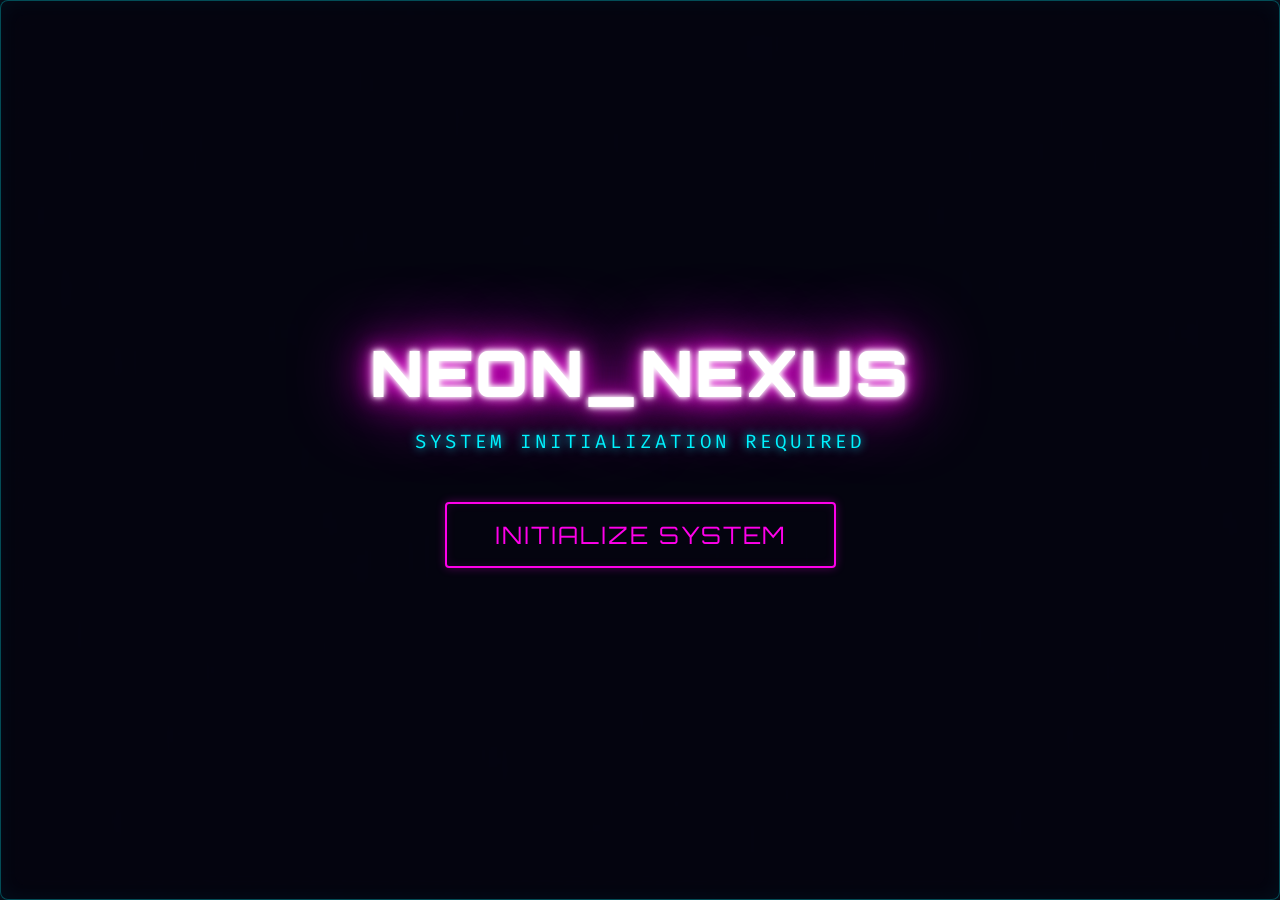
<file: Lesson 3 Puzzle/index.html>
<!DOCTYPE html>
<html lang="en">
<head>
    <meta charset="UTF-8">
    <meta name="viewport" content="width=device-width, initial-scale=1.0">
    <title>NEON NEXUS // Terminal</title>
    <meta name="description" content="Cyberpunk command-line game interface">
    <link rel="preconnect" href="https://fonts.googleapis.com">
    <link rel="preconnect" href="https://fonts.gstatic.com" crossorigin>
    <link href="https://fonts.googleapis.com/css2?family=Fira+Code:wght@300;400;500;700&family=Orbitron:wght@400;700;900&display=swap" rel="stylesheet">
    <link rel="stylesheet" href="style.css">
</head>
<body>
    <div class="scanlines"></div>
    <div class="noise"></div>
    
    <!-- Main Menu Overlay -->
    <div id="main-menu" class="overlay glass-panel">
        <h1 class="game-title glow-text mega-title">NEON_NEXUS</h1>
        <p class="subtitle">System Initialization Required</p>
        <button id="start-game-btn" class="btn-neon">INITIALIZE SYSTEM</button>
    </div>

    <div class="app-container" id="app-container" style="display: none;">
        <header class="game-header glass-panel">
            <h1 class="game-title glow-text">NEON_NEXUS</h1>
            <div class="player-stats">
                <div class="stat">
                    <span class="stat-label">HP</span>
                    <div class="stat-bar"><div class="stat-fill hp-fill" style="width: 85%;"></div></div>
                    <span class="stat-val">85/100</span>
                </div>
                <div class="stat">
                    <span class="stat-label">RAM</span>
                    <div class="stat-bar"><div class="stat-fill ram-fill" style="width: 40%;"></div></div>
                    <span class="stat-val">4TB</span>
                </div>
                <div class="stat">
                    <span class="stat-label">CREDITS</span>
                    <span class="stat-val credits-val">¤ 12,050</span>
                </div>
            </div>
        </header>

        <main class="main-content">
            <section class="terminal-section glass-panel">
                <div class="terminal-display" id="terminal-display">
                    <div class="message system">SYSTEM: Connection established to Sector 7G.</div>
                    <div class="message system">SYSTEM: Initializing environment scan...</div>
                    <div class="message puzzle">
                        <span class="puzzle-title">[ PUZZLE DETECTED ]</span>
                        <p>A rusted security gate blocks your path. A keypad requires a 4-digit sequence.</p>
                        <p>Hint: The year the first synthetic was created.</p>
                    </div>
                </div>
                
                <div class="command-line-wrapper">
                    <span class="prompt">root@nexus:~#</span>
                    <input type="text" id="command-input" class="command-input" placeholder="Type command (e.g., scan, inspect, solve)..." autocomplete="off" spellcheck="false" autofocus>
                </div>
                
                <div id="puzzle-options" class="options-container" style="display: none;">
                    <!-- Buttons injected here -->
                </div>
            </section>

            <aside class="inventory-panel glass-panel">
                <h2 class="inventory-title">INVENTORY</h2>
                <ul class="inventory-list" id="inventory-list">
                    <li class="inventory-item">
                        <div class="item-icon">🔑</div>
                        <span class="item-label">Access Card</span>
                    </li>
                    <li class="inventory-item">
                        <div class="item-icon">🔋</div>
                        <span class="item-label">Energy Cell</span>
                    </li>
                    <li class="inventory-item">
                        <div class="item-icon">💾</div>
                        <span class="item-label">Encrypted Data</span>
                    </li>
                </ul>
            </aside>
        </main>
    </div>
    
    <script src="script.js"></script>
</body>
</html>
</file>
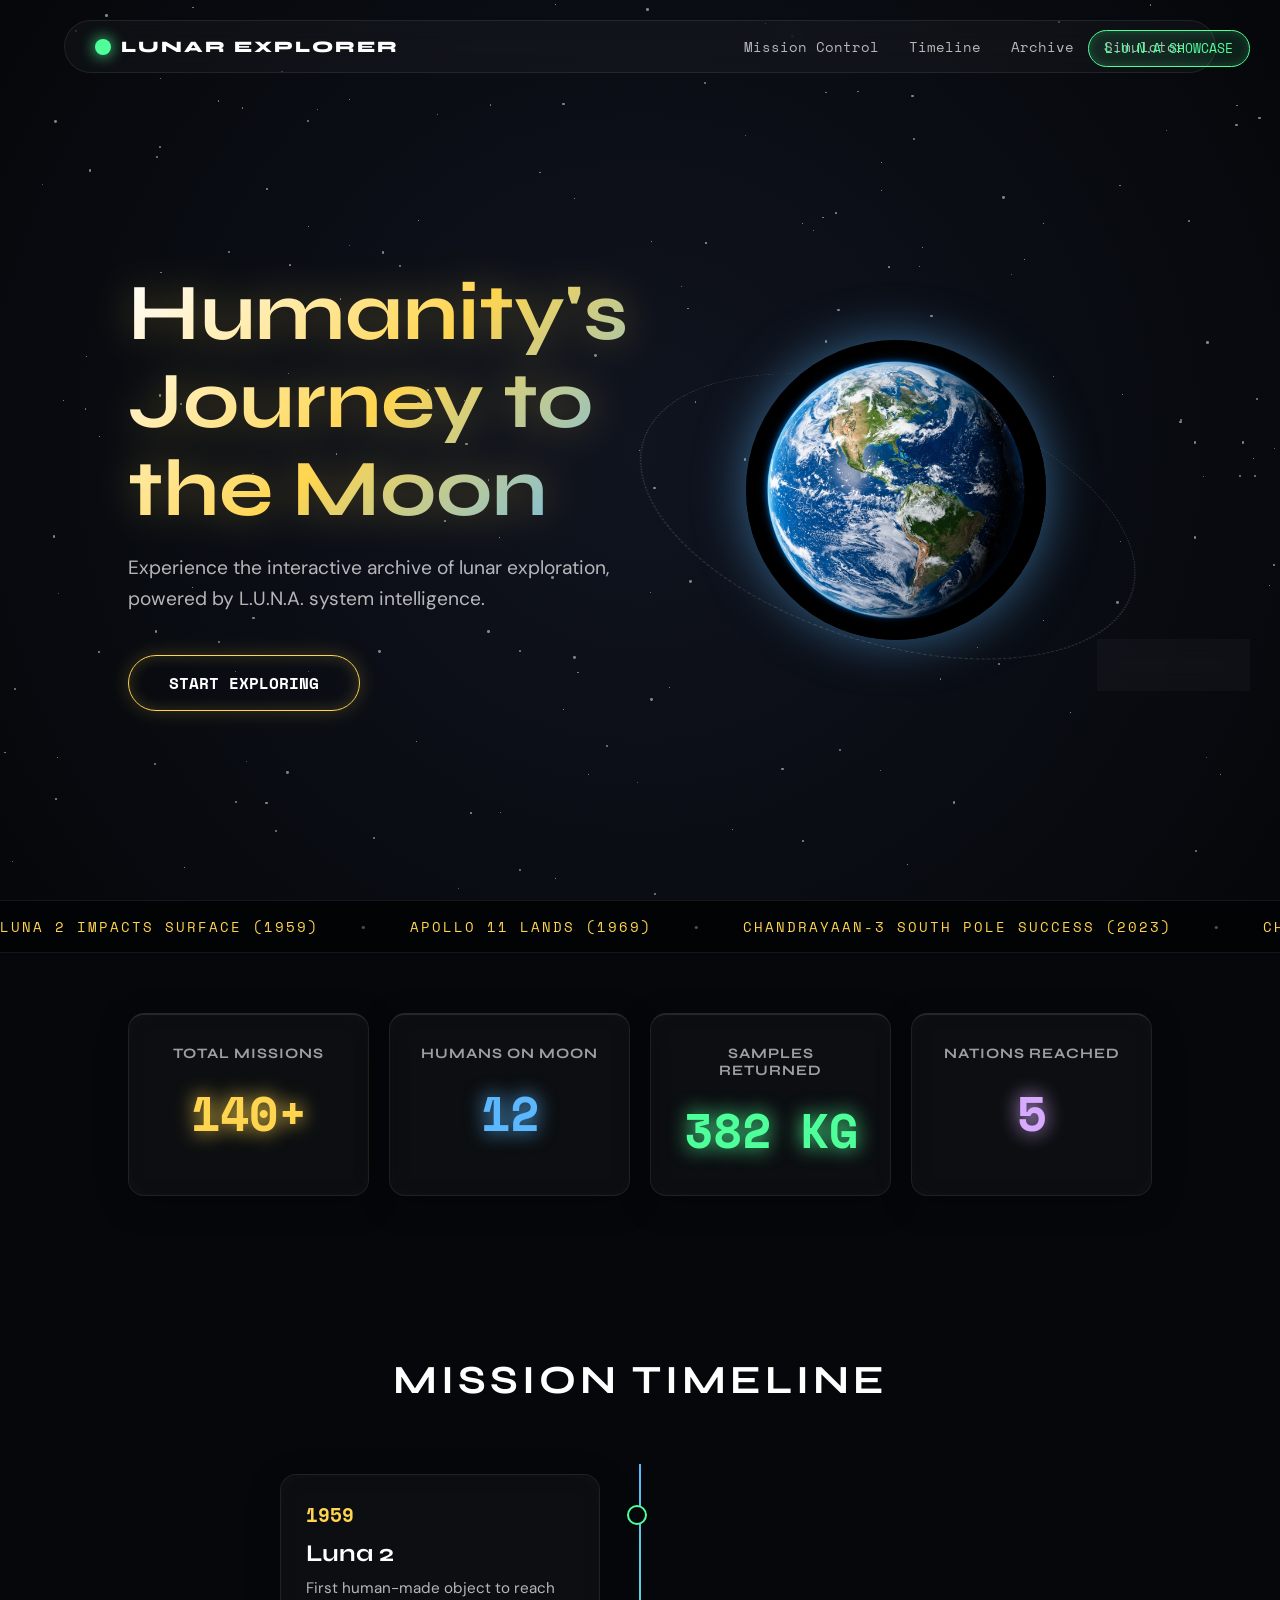
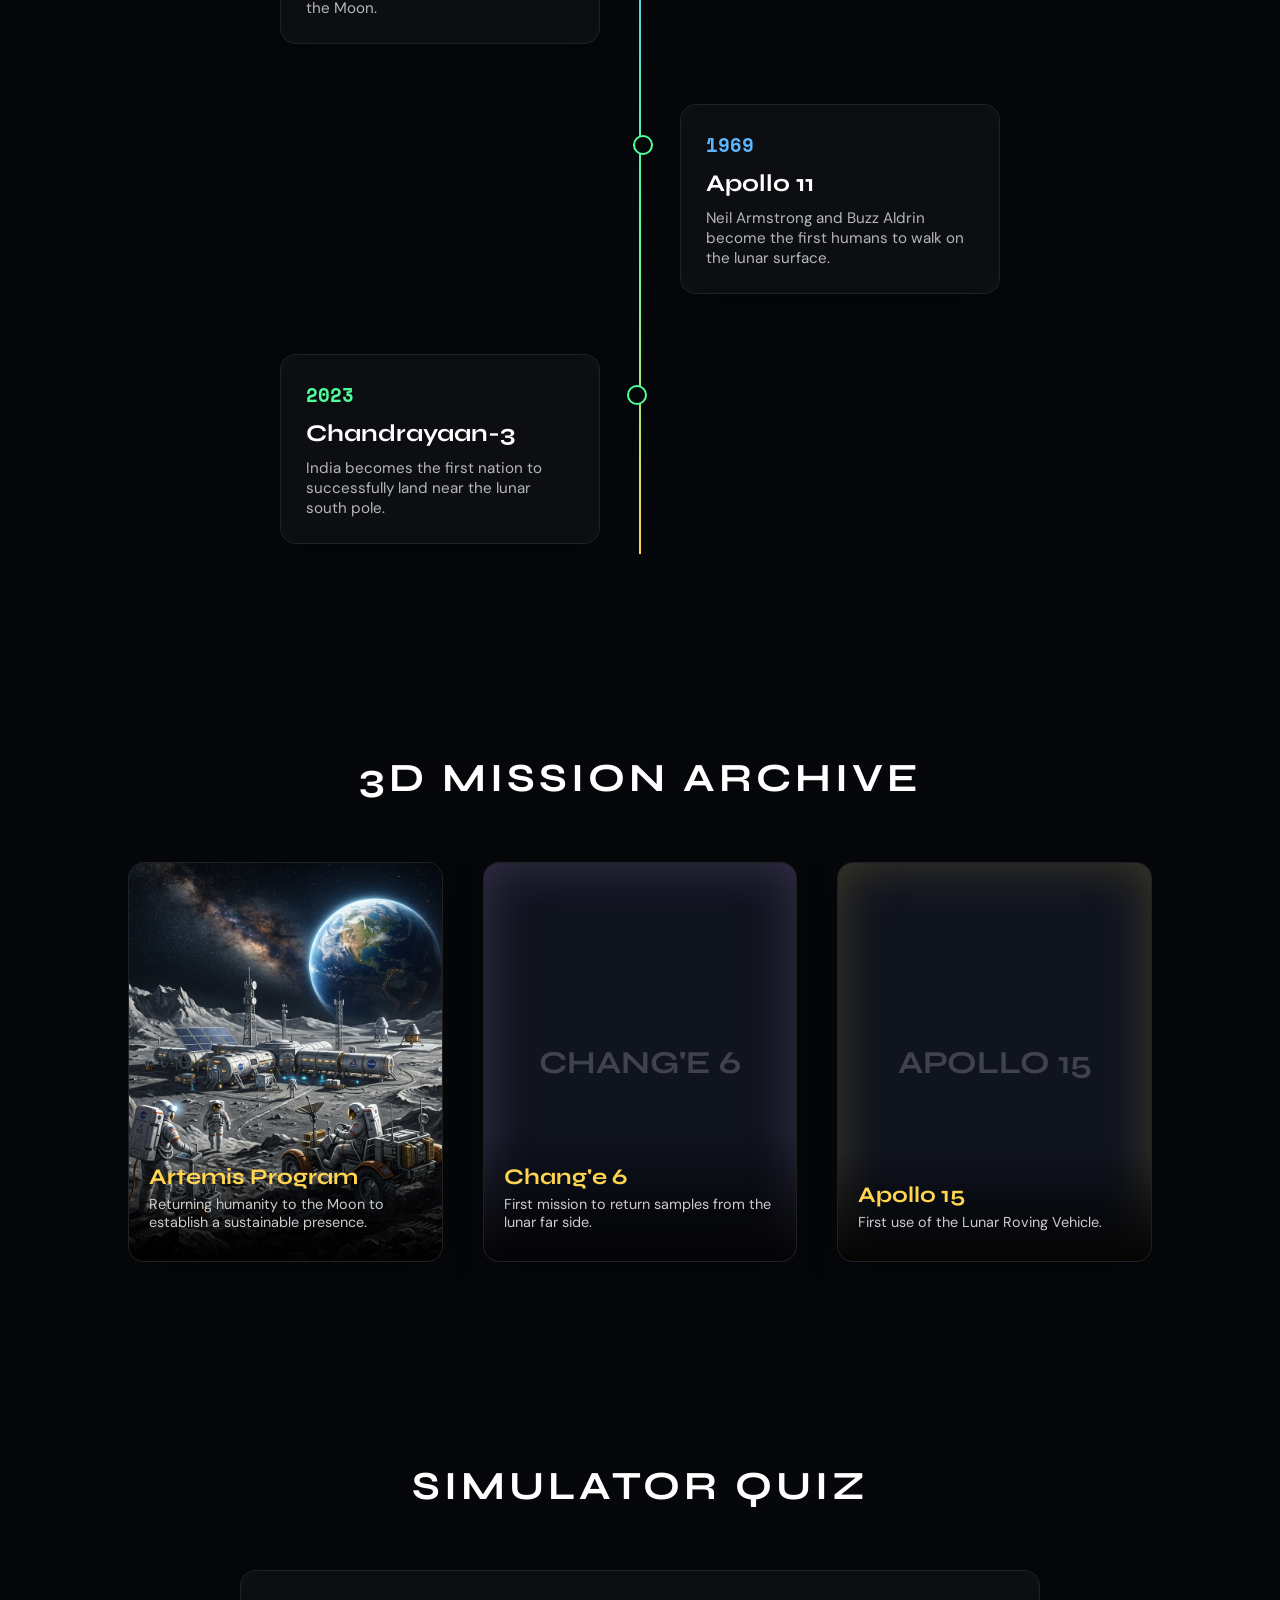
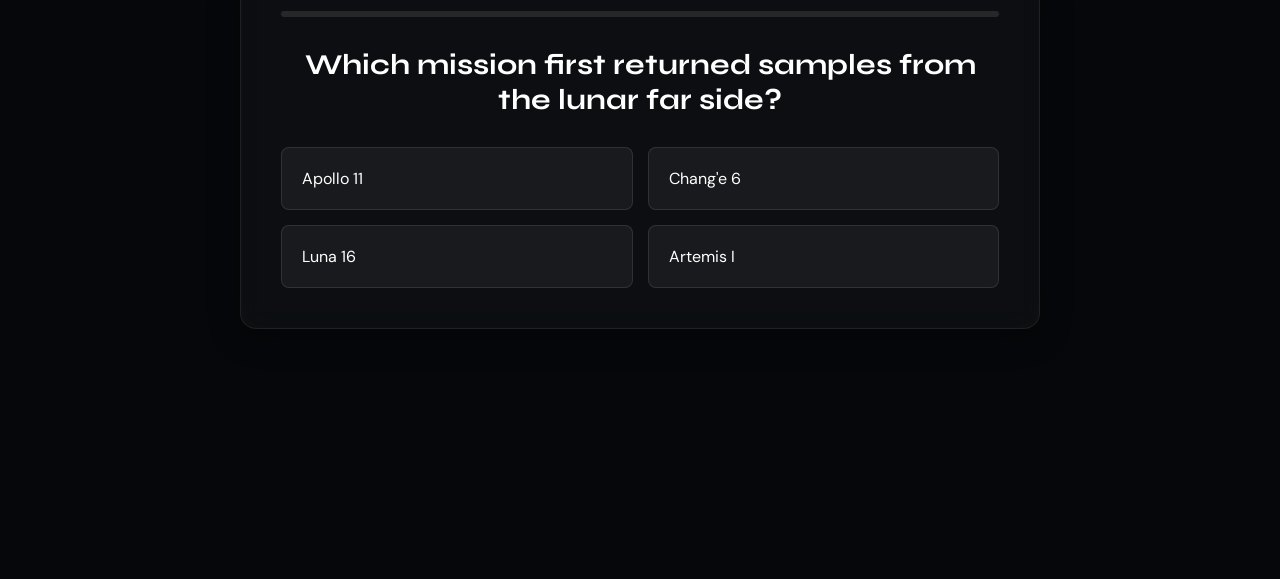
<file: Lesson 4 LUNA/Lunar Explorer/index.html>
<!DOCTYPE html>
<html lang="en">
<head>
    <meta charset="UTF-8">
    <meta name="viewport" content="width=device-width, initial-scale=1.0">
    <title>Lunar Explorer - Museum Exhibit</title>
    <link rel="preconnect" href="https://fonts.googleapis.com">
    <link rel="preconnect" href="https://fonts.gstatic.com" crossorigin>
    <link href="https://fonts.googleapis.com/css2?family=DM+Sans:wght@400;500;700&family=Space+Mono:ital,wght@0,400;0,700;1,400&family=Syne:wght@700;800&display=swap" rel="stylesheet">
    <link rel="stylesheet" href="style.css">
</head>
<body>
    <div id="starfield"></div>

    <nav class="glass-nav">
        <div class="logo">
            <div class="moon-pulse"></div>
            <span>LUNAR EXPLORER</span>
        </div>
        <ul class="nav-links">
            <li><a href="#hero">Mission Control</a></li>
            <li><a href="#timeline">Timeline</a></li>
            <li><a href="#archive">Archive</a></li>
            <li><a href="#quiz">Simulator</a></li>
        </ul>
    </nav>

    <div class="luna-badge group">
        <span>L.U.N.A SHOWCASE</span>
        <div class="badge-hover">
            <p>SYSTEM STATUS: <span class="teal">ONLINE</span></p>
            <p>VERSION: 2.4.1</p>
            <p>UPTIME: 99.99%</p>
        </div>
    </div>

    <header id="hero">
        <div class="hero-content">
            <h1 class="hologram-text">Humanity's Journey to the Moon</h1>
            <p class="subtitle">Experience the interactive archive of lunar exploration, powered by L.U.N.A. system intelligence.</p>
            <a href="#timeline" class="btn-glow">START EXPLORING</a>
        </div>
        <div class="hero-visual">
            <div class="earth-moon-system">
                <img src="earth.png" alt="Earth" class="earth">
                <div class="orbit-plane">
                    <div class="moon-sphere"></div>
                </div>
            </div>
        </div>
    </header>

    <div class="ticker-wrap">
        <div class="ticker">
            <div class="ticker-item">LUNA 2 IMPACTS SURFACE (1959)</div>
            <div class="ticker-item separator">•</div>
            <div class="ticker-item">APOLLO 11 LANDS (1969)</div>
            <div class="ticker-item separator">•</div>
            <div class="ticker-item">CHANDRAYAAN-3 SOUTH POLE SUCCESS (2023)</div>
            <div class="ticker-item separator">•</div>
            <div class="ticker-item">CHANG'E 6 RETURNS FAR-SIDE SAMPLES (2024)</div>
            <div class="ticker-item separator">•</div>
            <div class="ticker-item">ARTEMIS MISSIONS PREPARING FOR LAUNCH</div>
        </div>
    </div>

    <section id="stats" class="stats-grid">
        <div class="stat-card glass-panel">
            <h3 class="stat-label">TOTAL MISSIONS</h3>
            <div class="stat-value gold">140+</div>
        </div>
        <div class="stat-card glass-panel">
            <h3 class="stat-label">HUMANS ON MOON</h3>
            <div class="stat-value blue">12</div>
        </div>
        <div class="stat-card glass-panel">
            <h3 class="stat-label">SAMPLES RETURNED</h3>
            <div class="stat-value teal">382 KG</div>
        </div>
        <div class="stat-card glass-panel">
            <h3 class="stat-label">NATIONS REACHED</h3>
            <div class="stat-value lilac">5</div>
        </div>
    </section>

    <section id="timeline">
        <h2 class="section-title">MISSION TIMELINE</h2>
        <div class="timeline-container">
            <div class="timeline-node left">
                <div class="node-content glass-panel">
                    <span class="year gold">1959</span>
                    <h4>Luna 2</h4>
                    <p>First human-made object to reach the Moon.</p>
                </div>
            </div>
            <div class="timeline-node right">
                <div class="node-content glass-panel">
                    <span class="year blue">1969</span>
                    <h4>Apollo 11</h4>
                    <p>Neil Armstrong and Buzz Aldrin become the first humans to walk on the lunar surface.</p>
                </div>
            </div>
            <div class="timeline-node left">
                <div class="node-content glass-panel">
                    <span class="year teal">2023</span>
                    <h4>Chandrayaan-3</h4>
                    <p>India becomes the first nation to successfully land near the lunar south pole.</p>
                </div>
            </div>
        </div>
    </section>

    <section id="archive">
        <h2 class="section-title">3D MISSION ARCHIVE</h2>
        <div class="archive-grid">
            <div class="archive-card glass-panel" data-tilt>
                <img src="artemis.png" alt="Artemis Mission" class="card-img">
                <div class="card-info">
                    <h4>Artemis Program</h4>
                    <p>Returning humanity to the Moon to establish a sustainable presence.</p>
                </div>
            </div>
            <div class="archive-card glass-panel" data-tilt>
                <div class="card-placeholder lilac-glow">CHANG'E 6</div>
                <div class="card-info">
                    <h4>Chang'e 6</h4>
                    <p>First mission to return samples from the lunar far side.</p>
                </div>
            </div>
            <div class="archive-card glass-panel" data-tilt>
                <div class="card-placeholder gold-glow">APOLLO 15</div>
                <div class="card-info">
                    <h4>Apollo 15</h4>
                    <p>First use of the Lunar Roving Vehicle.</p>
                </div>
            </div>
        </div>
    </section>

    <section id="quiz">
        <h2 class="section-title">SIMULATOR QUIZ</h2>
        <div class="quiz-container glass-panel">
            <div class="progress-bar">
                <div class="progress-fill"></div>
            </div>
            <div class="quiz-content">
                <h3 id="question-text">Initializing Simulator...</h3>
                <div class="options-grid" id="options-container">
                    <!-- Options populated by JS -->
                </div>
            </div>
            <div id="confetti-container"></div>
        </div>
    </section>

    <div id="luna-assistant-widget">
        <button id="luna-btn" class="glass-panel">
            <span class="pulse-dot"></span>
            🎙️ L.U.N.A
        </button>
        <div id="luna-terminal" class="glass-panel hidden">
            <div class="terminal-header">
                <span class="pulse-dot"></span>
                Lunar Universal Navigation Assistant
            </div>
            <div class="terminal-body" id="luna-output">
                System ready. Click the microphone to ask a question about the Moon.
            </div>
        </div>
    </div>

    <script src="main.js"></script>
</body>
</html>
</file>
<file: Lesson 3 Puzzle/style.css>
:root {
    --bg-color: #050510;
    --neon-blue: #00f3ff;
    --neon-pink: #ff00ea;
    --neon-green: #39ff14;
    --neon-yellow: #fcee0a;
    --glass-bg: rgba(10, 15, 30, 0.7);
    --glass-border: rgba(0, 243, 255, 0.3);
    
    --font-heading: 'Orbitron', sans-serif;
    --font-mono: 'Fira Code', monospace;
}

* {
    margin: 0;
    padding: 0;
    box-sizing: border-box;
}

body {
    background-color: var(--bg-color);
    color: var(--neon-blue);
    font-family: var(--font-mono);
    height: 100vh;
    overflow: hidden;
    position: relative;
}

/* Background Effects */
.scanlines {
    position: fixed;
    top: 0; left: 0; width: 100vw; height: 100vh;
    background: linear-gradient(
        to bottom,
        rgba(255,255,255,0),
        rgba(255,255,255,0) 50%,
        rgba(0,0,0,0.2) 50%,
        rgba(0,0,0,0.2)
    );
    background-size: 100% 4px;
    pointer-events: none;
    z-index: 50;
    opacity: 0.6;
}

.noise {
    position: fixed;
    top: 0; left: 0; width: 100vw; height: 100vh;
    background-image: url('data:image/svg+xml,%3Csvg viewBox="0 0 200 200" xmlns="http://www.w3.org/2000/svg"%3E%3Cfilter id="noiseFilter"%3E%3CfeTurbulence type="fractalNoise" baseFrequency="0.65" numOctaves="3" stitchTiles="stitch"/%3E%3C/filter%3E%3Crect width="100%25" height="100%25" filter="url(%23noiseFilter)"/%3E%3C/svg%3E');
    opacity: 0.05;
    pointer-events: none;
    z-index: 49;
}

.app-container {
    display: flex;
    flex-direction: column;
    height: 100vh;
    padding: 2rem;
    gap: 1.5rem;
    position: relative;
    z-index: 10;
}

/* Glassmorphism Panels */
.glass-panel {
    background: var(--glass-bg);
    backdrop-filter: blur(10px);
    border: 1px solid var(--glass-border);
    border-radius: 8px;
    box-shadow: 0 0 20px rgba(0, 243, 255, 0.1), inset 0 0 20px rgba(0, 243, 255, 0.05);
}

/* Header */
.game-header {
    display: flex;
    justify-content: space-between;
    align-items: center;
    padding: 1rem 2rem;
}

.game-title {
    font-family: var(--font-heading);
    font-size: 2.5rem;
    font-weight: 900;
    letter-spacing: 2px;
    color: #fff;
    text-shadow: 
        0 0 5px #fff,
        0 0 10px #fff,
        0 0 20px var(--neon-pink),
        0 0 40px var(--neon-pink),
        0 0 80px var(--neon-pink);
    animation: pulsate 2s infinite alternate;
}

@keyframes pulsate {
    100% {
        text-shadow: 
            0 0 4px #fff,
            0 0 11px #fff,
            0 0 19px var(--neon-pink),
            0 0 40px var(--neon-pink),
            0 0 80px var(--neon-pink),
            0 0 90px var(--neon-pink);
    }
    0% {
        text-shadow: 
            0 0 2px #fff,
            0 0 4px #fff,
            0 0 6px var(--neon-pink),
            0 0 10px var(--neon-pink),
            0 0 45px var(--neon-pink),
            0 0 55px var(--neon-pink);
    }
}

/* Stats */
.player-stats {
    display: flex;
    gap: 2rem;
}

.stat {
    display: flex;
    flex-direction: column;
    gap: 0.3rem;
}

.stat-label {
    font-size: 0.8rem;
    color: rgba(255, 255, 255, 0.7);
    text-transform: uppercase;
    letter-spacing: 1px;
}

.stat-bar {
    width: 120px;
    height: 8px;
    background: rgba(255, 255, 255, 0.1);
    border-radius: 4px;
    overflow: hidden;
    position: relative;
    border: 1px solid rgba(255, 255, 255, 0.2);
}

.stat-fill {
    height: 100%;
    box-shadow: 0 0 10px currentColor;
}

.hp-fill { background-color: var(--neon-green); color: var(--neon-green); }
.ram-fill { background-color: var(--neon-blue); color: var(--neon-blue); }

.stat-val {
    font-size: 0.9rem;
    font-weight: 500;
}

.credits-val {
    color: var(--neon-yellow);
    font-family: var(--font-heading);
    font-size: 1.2rem;
    text-shadow: 0 0 10px var(--neon-yellow);
}

/* Main Content Area */
.main-content {
    display: flex;
    gap: 1.5rem;
    flex: 1;
    min-height: 0;
}

/* Terminal Section */
.terminal-section {
    flex: 1;
    display: flex;
    flex-direction: column;
    padding: 1.5rem;
    position: relative;
    overflow: hidden;
}

.terminal-section::before {
    content: '';
    position: absolute;
    top: 0; left: 0; right: 0; height: 2px;
    background: var(--neon-blue);
    box-shadow: 0 0 15px var(--neon-blue);
}

.terminal-display {
    flex: 1;
    overflow-y: auto;
    display: flex;
    flex-direction: column;
    gap: 1rem;
    margin-bottom: 1.5rem;
    padding-right: 1rem;
}

/* Scrollbar customization */
.terminal-display::-webkit-scrollbar {
    width: 8px;
}
.terminal-display::-webkit-scrollbar-track {
    background: rgba(0,0,0,0.3);
    border-radius: 4px;
}
.terminal-display::-webkit-scrollbar-thumb {
    background: var(--neon-blue);
    border-radius: 4px;
    box-shadow: 0 0 10px var(--neon-blue);
}

.message {
    padding: 1rem;
    border-left: 3px solid;
    background: rgba(0, 0, 0, 0.3);
    font-size: 1.1rem;
    line-height: 1.5;
    animation: slideIn 0.3s ease-out forwards;
    opacity: 0;
    transform: translateX(-20px);
}

@keyframes slideIn {
    to { opacity: 1; transform: translateX(0); }
}

.message.system {
    border-color: var(--neon-blue);
    color: #e0fbfc;
}

.message.puzzle {
    border-color: var(--neon-pink);
    color: #fff;
    background: rgba(255, 0, 234, 0.05);
}

.puzzle-title {
    display: block;
    color: var(--neon-pink);
    font-weight: 700;
    margin-bottom: 0.5rem;
    text-shadow: 0 0 5px var(--neon-pink);
}

.message.player {
    border-color: var(--neon-green);
    color: var(--neon-green);
    align-self: flex-end;
    border-left: none;
    border-right: 3px solid var(--neon-green);
    background: rgba(57, 255, 20, 0.05);
    text-align: right;
}

.message.error {
    border-color: #ff3333;
    color: #ff3333;
}

/* Command Line */
.command-line-wrapper {
    display: flex;
    align-items: center;
    gap: 1rem;
    padding: 1rem;
    background: rgba(0, 0, 0, 0.5);
    border-radius: 4px;
    border: 1px solid rgba(0, 243, 255, 0.2);
}

.prompt {
    color: var(--neon-pink);
    font-weight: 700;
    text-shadow: 0 0 5px var(--neon-pink);
}

.command-input {
    flex: 1;
    background: transparent;
    border: none;
    color: var(--neon-blue);
    font-family: var(--font-mono);
    font-size: 1.1rem;
    outline: none;
    text-shadow: 0 0 5px rgba(0, 243, 255, 0.5);
}

.command-input::placeholder {
    color: rgba(0, 243, 255, 0.3);
}

/* Inventory Panel */
.inventory-panel {
    width: 300px;
    padding: 1.5rem;
    display: flex;
    flex-direction: column;
}

.inventory-title {
    font-family: var(--font-heading);
    color: var(--neon-yellow);
    font-size: 1.2rem;
    text-align: center;
    margin-bottom: 1.5rem;
    letter-spacing: 2px;
    text-shadow: 0 0 10px rgba(252, 238, 10, 0.5);
    border-bottom: 1px solid rgba(252, 238, 10, 0.3);
    padding-bottom: 0.5rem;
}

.inventory-list {
    list-style: none;
    display: flex;
    flex-direction: column;
    gap: 1rem;
}

.inventory-item {
    display: flex;
    align-items: center;
    gap: 1rem;
    padding: 0.8rem;
    background: rgba(0, 0, 0, 0.4);
    border: 1px solid rgba(255, 255, 255, 0.1);
    border-radius: 4px;
    transition: all 0.3s ease;
    cursor: pointer;
}

.inventory-item:hover {
    border-color: var(--neon-blue);
    box-shadow: 0 0 15px rgba(0, 243, 255, 0.2);
    transform: translateX(-5px);
}

.item-icon {
    font-size: 1.5rem;
    width: 40px;
    height: 40px;
    display: flex;
    justify-content: center;
    align-items: center;
    background: rgba(255, 255, 255, 0.05);
    border-radius: 4px;
    box-shadow: inset 0 0 10px rgba(0, 0, 0, 0.5);
}

.item-label {
    color: #fff;
    font-size: 0.9rem;
    letter-spacing: 1px;
}

/* Blinking cursor effect on input focus */
.command-input:focus {
    animation: input-pulse 2s infinite;
}

@keyframes input-pulse {
    0%, 100% { text-shadow: 0 0 5px rgba(0, 243, 255, 0.5); }
    50% { text-shadow: 0 0 15px var(--neon-blue); }
}

/* Main Menu Overlay */
.overlay {
    position: fixed;
    top: 0; left: 0; right: 0; bottom: 0;
    z-index: 100;
    display: flex;
    flex-direction: column;
    justify-content: center;
    align-items: center;
    background: rgba(5, 5, 16, 0.95);
    backdrop-filter: blur(15px);
    transition: opacity 0.5s ease;
}

.mega-title {
    font-size: 4rem;
    margin-bottom: 1rem;
}

.subtitle {
    color: var(--neon-blue);
    font-size: 1.2rem;
    margin-bottom: 3rem;
    letter-spacing: 3px;
    text-transform: uppercase;
    text-shadow: 0 0 10px var(--neon-blue);
}

.btn-neon {
    background: transparent;
    border: 2px solid var(--neon-pink);
    color: var(--neon-pink);
    font-family: var(--font-heading);
    font-size: 1.5rem;
    padding: 1rem 3rem;
    cursor: pointer;
    border-radius: 4px;
    text-transform: uppercase;
    letter-spacing: 2px;
    transition: all 0.3s ease;
    box-shadow: 0 0 10px rgba(255, 0, 234, 0.3), inset 0 0 10px rgba(255, 0, 234, 0.1);
}

.btn-neon:hover {
    background: rgba(255, 0, 234, 0.2);
    box-shadow: 0 0 20px var(--neon-pink), inset 0 0 20px rgba(255, 0, 234, 0.4);
    text-shadow: 0 0 10px #fff;
    transform: scale(1.05);
}

/* Options Container */
.options-container {
    display: flex;
    flex-direction: column;
    gap: 1rem;
    padding: 1rem 0;
    margin-top: 1rem;
    border-top: 1px dashed rgba(0, 243, 255, 0.3);
}

.puzzle-btn {
    background: rgba(0, 243, 255, 0.05);
    border: 1px solid var(--neon-blue);
    color: var(--neon-blue);
    font-family: var(--font-mono);
    font-size: 1.1rem;
    padding: 1rem;
    text-align: left;
    cursor: pointer;
    border-radius: 4px;
    transition: all 0.2s ease;
    display: flex;
    align-items: center;
}

.puzzle-btn::before {
    content: '>';
    margin-right: 1rem;
    color: var(--neon-pink);
    font-weight: bold;
    opacity: 0;
    transition: opacity 0.2s ease;
}

.puzzle-btn:hover {
    background: rgba(0, 243, 255, 0.15);
    box-shadow: 0 0 15px rgba(0, 243, 255, 0.4);
    transform: translateX(10px);
}

.puzzle-btn:hover::before {
    opacity: 1;
}
</file>
<file: Lesson 4 LUNA/Lunar Explorer/style.css>
:root {
    --bg-dark: #05070a;
    --gold: #ffd54f;
    --blue: #5bb8ff;
    --teal: #4eff9a;
    --coral: #ff6b45;
    --lilac: #d8aaff;
    --glass-bg: rgba(255, 255, 255, 0.03);
    --glass-border: rgba(255, 255, 255, 0.08);
}

* {
    margin: 0;
    padding: 0;
    box-sizing: border-box;
    scroll-behavior: smooth;
}

body {
    background-color: var(--bg-dark);
    color: #fff;
    font-family: 'DM Sans', sans-serif;
    overflow-x: hidden;
}

h1, h2, h3, h4, h5 {
    font-family: 'Syne', sans-serif;
}

.data-label, .stat-value, .year, .terminal-body {
    font-family: 'Space Mono', monospace;
}

/* Starfield */
#starfield {
    position: fixed;
    top: 0;
    left: 0;
    width: 100vw;
    height: 100vh;
    z-index: -1;
    pointer-events: none;
    background: radial-gradient(circle at center, #10141f 0%, #05070a 100%);
}

.star {
    position: absolute;
    background-color: #fff;
    border-radius: 50%;
    opacity: 0.5;
    animation: twinkle 3s infinite alternate;
}

@keyframes twinkle {
    0% { opacity: 0.2; transform: scale(0.8); }
    100% { opacity: 0.8; transform: scale(1.2); }
}

.shooting-star {
    position: absolute;
    width: 150px;
    height: 2px;
    background: linear-gradient(90deg, rgba(255,255,255,0), rgba(255,255,255,1));
    transform: rotate(-45deg);
    animation: shoot 5s linear infinite;
    opacity: 0;
}

@keyframes shoot {
    0% { transform: translateX(0) translateY(0) rotate(-45deg); opacity: 1; }
    20% { transform: translateX(-500px) translateY(500px) rotate(-45deg); opacity: 0; }
    100% { opacity: 0; }
}

/* Glassmorphism */
.glass-panel {
    background: var(--glass-bg);
    backdrop-filter: blur(12px);
    -webkit-backdrop-filter: blur(12px);
    border: 1px solid var(--glass-border);
    border-radius: 16px;
    box-shadow: inset 0 0 20px rgba(255, 255, 255, 0.02), 0 8px 32px rgba(0, 0, 0, 0.3);
}

/* Navigation */
.glass-nav {
    position: fixed;
    top: 20px;
    left: 50%;
    transform: translateX(-50%);
    width: 90%;
    max-width: 1200px;
    display: flex;
    justify-content: space-between;
    align-items: center;
    padding: 15px 30px;
    background: var(--glass-bg);
    backdrop-filter: blur(12px);
    border: 1px solid var(--glass-border);
    border-radius: 50px;
    z-index: 100;
}

.logo {
    display: flex;
    align-items: center;
    gap: 10px;
    font-family: 'Syne', sans-serif;
    font-weight: 800;
    letter-spacing: 2px;
    color: #fff;
}

.moon-pulse {
    width: 16px;
    height: 16px;
    background-color: var(--teal);
    border-radius: 50%;
    box-shadow: 0 0 15px var(--teal);
    animation: pulse 2s infinite;
}

@keyframes pulse {
    0% { box-shadow: 0 0 0 0 rgba(78, 255, 154, 0.7); }
    70% { box-shadow: 0 0 0 10px rgba(78, 255, 154, 0); }
    100% { box-shadow: 0 0 0 0 rgba(78, 255, 154, 0); }
}

.nav-links {
    list-style: none;
    display: flex;
    gap: 30px;
}

.nav-links a {
    color: rgba(255, 255, 255, 0.7);
    text-decoration: none;
    font-size: 0.9rem;
    font-family: 'Space Mono', monospace;
    transition: color 0.3s;
}

.nav-links a:hover {
    color: var(--gold);
}

/* LUNA Badge */
.luna-badge {
    position: fixed;
    top: 30px;
    right: 30px;
    background: rgba(78, 255, 154, 0.1);
    border: 1px solid var(--teal);
    padding: 8px 16px;
    border-radius: 20px;
    font-family: 'Space Mono', monospace;
    font-size: 0.8rem;
    color: var(--teal);
    z-index: 100;
    cursor: pointer;
    box-shadow: inset 0 0 10px rgba(78, 255, 154, 0.2);
}

.badge-hover {
    position: absolute;
    top: 100%;
    right: 0;
    margin-top: 10px;
    background: var(--bg-dark);
    border: 1px solid var(--teal);
    padding: 15px;
    border-radius: 8px;
    width: 200px;
    opacity: 0;
    visibility: hidden;
    transition: all 0.3s ease;
    transform: translateY(-10px);
}

.luna-badge:hover .badge-hover {
    opacity: 1;
    visibility: visible;
    transform: translateY(0);
}

.teal { color: var(--teal); }
.gold { color: var(--gold); }
.blue { color: var(--blue); }
.lilac { color: var(--lilac); }
.coral { color: var(--coral); }

/* Hero Section */
#hero {
    min-height: 100vh;
    display: flex;
    align-items: center;
    justify-content: space-between;
    padding: 0 10%;
    padding-top: 80px;
}

.hero-content {
    flex: 1;
    max-width: 600px;
}

.hologram-text {
    font-size: 5rem;
    line-height: 1.1;
    margin-bottom: 20px;
    background: linear-gradient(135deg, #fff 0%, var(--gold) 50%, var(--blue) 100%);
    -webkit-background-clip: text;
    -webkit-text-fill-color: transparent;
    filter: drop-shadow(0 0 20px rgba(255, 213, 79, 0.3));
}

.subtitle {
    font-size: 1.2rem;
    color: rgba(255, 255, 255, 0.7);
    margin-bottom: 40px;
    line-height: 1.6;
}

.btn-glow {
    display: inline-block;
    padding: 15px 40px;
    background: transparent;
    color: #fff;
    text-decoration: none;
    font-family: 'Space Mono', monospace;
    font-weight: bold;
    border: 1px solid var(--gold);
    border-radius: 30px;
    box-shadow: inset 0 0 15px rgba(255, 213, 79, 0.2), 0 0 20px rgba(255, 213, 79, 0.2);
    transition: all 0.3s ease;
}

.btn-glow:hover {
    background: rgba(255, 213, 79, 0.1);
    box-shadow: inset 0 0 25px rgba(255, 213, 79, 0.4), 0 0 30px rgba(255, 213, 79, 0.4);
    transform: translateY(-2px);
}

.hero-visual {
    flex: 1;
    display: flex;
    justify-content: center;
    align-items: center;
    perspective: 1000px;
}

.earth-moon-system {
    position: relative;
    width: 500px;
    height: 500px;
    transform-style: preserve-3d;
    animation: rotateSystem 20s linear infinite;
}

.earth {
    position: absolute;
    top: 50%;
    left: 50%;
    transform: translate(-50%, -50%);
    width: 300px;
    height: 300px;
    border-radius: 50%;
    box-shadow: 0 0 50px rgba(91, 184, 255, 0.5), inset -20px -20px 50px rgba(0,0,0,0.8);
    object-fit: cover;
}

.orbit-plane {
    position: absolute;
    top: 0;
    left: 0;
    width: 100%;
    height: 100%;
    border-radius: 50%;
    border: 1px dashed rgba(255, 255, 255, 0.2);
    transform: rotateX(60deg) rotateY(15deg);
    transform-style: preserve-3d;
}

.moon-sphere {
    position: absolute;
    top: -15px;
    left: 50%;
    transform: translateX(-50%);
    width: 30px;
    height: 30px;
    background: radial-gradient(circle at 30% 30%, #e0e0e0, #888);
    border-radius: 50%;
    box-shadow: 0 0 15px rgba(255, 255, 255, 0.8);
    animation: orbitMoon 10s linear infinite;
}

@keyframes rotateSystem {
    0% { transform: rotateY(0deg); }
    100% { transform: rotateY(360deg); }
}

@keyframes orbitMoon {
    0% { transform: translateX(-50%) rotate(0deg) translateX(250px) rotate(0deg); }
    100% { transform: translateX(-50%) rotate(360deg) translateX(250px) rotate(-360deg); }
}

/* Ticker */
.ticker-wrap {
    width: 100%;
    overflow: hidden;
    background: rgba(0, 0, 0, 0.5);
    border-top: 1px solid var(--glass-border);
    border-bottom: 1px solid var(--glass-border);
    padding: 15px 0;
    margin-bottom: 60px;
}

.ticker {
    display: flex;
    white-space: nowrap;
    animation: tickerScroll 30s linear infinite;
}

.ticker-item {
    font-family: 'Space Mono', monospace;
    font-size: 0.9rem;
    color: var(--gold);
    letter-spacing: 2px;
}

.ticker-item.separator {
    margin: 0 40px;
    color: rgba(255, 255, 255, 0.3);
}

@keyframes tickerScroll {
    0% { transform: translateX(100%); }
    100% { transform: translateX(-100%); }
}

/* Stats */
.stats-grid {
    display: grid;
    grid-template-columns: repeat(4, 1fr);
    gap: 20px;
    padding: 0 10%;
    margin-bottom: 100px;
}

.stat-card {
    padding: 30px;
    text-align: center;
    border-top: 2px solid rgba(255, 255, 255, 0.1);
    transition: transform 0.3s;
}

.stat-card:hover {
    transform: translateY(-10px);
}

.stat-label {
    font-size: 0.9rem;
    color: rgba(255, 255, 255, 0.6);
    margin-bottom: 15px;
    letter-spacing: 1px;
}

.stat-value {
    font-size: 3rem;
    font-weight: 700;
    text-shadow: 0 0 20px currentColor;
}

/* Section Common */
.section-title {
    text-align: center;
    font-size: 2.5rem;
    margin-bottom: 60px;
    color: #fff;
    letter-spacing: 4px;
}

/* Timeline */
#timeline {
    padding: 60px 10%;
    position: relative;
}

.timeline-container {
    position: relative;
    max-width: 800px;
    margin: 0 auto;
}

.timeline-container::after {
    content: '';
    position: absolute;
    width: 2px;
    background: linear-gradient(to bottom, var(--blue), var(--teal), var(--gold));
    top: 0;
    bottom: 0;
    left: 50%;
    transform: translateX(-50%);
}

.timeline-node {
    padding: 10px 40px;
    position: relative;
    width: 50%;
    margin-bottom: 40px;
}

.timeline-node.left { left: 0; }
.timeline-node.right { left: 50%; }

.node-content {
    padding: 25px;
    position: relative;
    z-index: 2;
}

.node-content::before {
    content: '';
    position: absolute;
    width: 16px;
    height: 16px;
    background: var(--bg-dark);
    border: 2px solid var(--teal);
    border-radius: 50%;
    top: 30px;
    z-index: 3;
}

.timeline-node.left .node-content::before { right: -48px; }
.timeline-node.right .node-content::before { left: -48px; }

.year {
    font-size: 1.2rem;
    font-weight: bold;
    display: block;
    margin-bottom: 10px;
}

.node-content h4 {
    font-size: 1.5rem;
    margin-bottom: 10px;
}

.node-content p {
    color: rgba(255, 255, 255, 0.7);
    font-size: 0.95rem;
}

/* Archive 3D Grid */
#archive {
    padding: 100px 10%;
}

.archive-grid {
    display: grid;
    grid-template-columns: repeat(auto-fit, minmax(300px, 1fr));
    gap: 40px;
    perspective: 1000px;
}

.archive-card {
    height: 400px;
    position: relative;
    overflow: hidden;
    transition: transform 0.1s;
    transform-style: preserve-3d;
    cursor: pointer;
}

.card-img, .card-placeholder {
    width: 100%;
    height: 100%;
    object-fit: cover;
    position: absolute;
    top: 0;
    left: 0;
    z-index: 1;
}

.card-placeholder {
    display: flex;
    align-items: center;
    justify-content: center;
    font-size: 2rem;
    font-weight: bold;
    font-family: 'Syne', sans-serif;
    color: rgba(255,255,255,0.2);
    background: #10141f;
}

.lilac-glow { box-shadow: inset 0 0 50px rgba(216, 170, 255, 0.2); }
.gold-glow { box-shadow: inset 0 0 50px rgba(255, 213, 79, 0.2); }

.card-info {
    position: absolute;
    bottom: 0;
    left: 0;
    width: 100%;
    padding: 30px 20px;
    background: linear-gradient(to top, rgba(0,0,0,0.9), transparent);
    z-index: 2;
    transform: translateZ(30px); /* 3D pop effect */
}

.card-info h4 {
    font-size: 1.4rem;
    margin-bottom: 5px;
    color: var(--gold);
}

.card-info p {
    font-size: 0.9rem;
    color: #ccc;
}

/* Quiz */
#quiz {
    padding: 100px 10%;
    margin-bottom: 150px;
}

.quiz-container {
    max-width: 800px;
    margin: 0 auto;
    padding: 40px;
    position: relative;
    overflow: hidden;
}

.progress-bar {
    width: 100%;
    height: 6px;
    background: rgba(255, 255, 255, 0.1);
    border-radius: 3px;
    margin-bottom: 30px;
}

.progress-fill {
    height: 100%;
    width: 0%;
    background: var(--teal);
    border-radius: 3px;
    box-shadow: 0 0 10px var(--teal);
    transition: width 0.3s ease;
}

#question-text {
    font-size: 1.8rem;
    margin-bottom: 30px;
    text-align: center;
}

.options-grid {
    display: grid;
    grid-template-columns: 1fr 1fr;
    gap: 15px;
}

.quiz-btn {
    padding: 20px;
    background: rgba(255, 255, 255, 0.05);
    border: 1px solid rgba(255, 255, 255, 0.1);
    color: #fff;
    border-radius: 8px;
    font-family: 'DM Sans', sans-serif;
    font-size: 1rem;
    cursor: pointer;
    transition: all 0.2s;
    text-align: left;
    position: relative;
    overflow: hidden;
}

.quiz-btn::before {
    content: '';
    position: absolute;
    top: 0;
    left: 0;
    height: 100%;
    width: 4px;
    background: transparent;
    transition: background 0.2s;
}

.quiz-btn:hover {
    background: rgba(255, 255, 255, 0.1);
}

.quiz-btn:hover::before {
    background: var(--blue);
}

.quiz-btn.correct {
    background: rgba(78, 255, 154, 0.1);
    border-color: var(--teal);
}
.quiz-btn.correct::before { background: var(--teal); }

.quiz-btn.incorrect {
    background: rgba(255, 107, 69, 0.1);
    border-color: var(--coral);
    animation: shake 0.4s;
}
.quiz-btn.incorrect::before { background: var(--coral); }

@keyframes shake {
    0%, 100% { transform: translateX(0); }
    25% { transform: translateX(-5px); }
    50% { transform: translateX(5px); }
    75% { transform: translateX(-5px); }
}

/* LUNA Assistant */
#luna-assistant-widget {
    position: fixed;
    bottom: 30px;
    right: 30px;
    z-index: 1000;
    display: flex;
    flex-direction: column;
    align-items: flex-end;
    gap: 15px;
}

#luna-btn {
    padding: 15px 25px;
    border: 1px solid var(--teal);
    color: #fff;
    font-family: 'Space Mono', monospace;
    font-weight: bold;
    cursor: pointer;
    display: flex;
    align-items: center;
    gap: 10px;
    box-shadow: inset 0 0 15px rgba(78, 255, 154, 0.2);
    transition: transform 0.2s, box-shadow 0.2s;
}

#luna-btn:hover {
    transform: scale(1.05);
    box-shadow: inset 0 0 25px rgba(78, 255, 154, 0.4);
}

.pulse-dot {
    width: 10px;
    height: 10px;
    background: var(--teal);
    border-radius: 50%;
    box-shadow: 0 0 8px var(--teal);
    animation: pulse 2s infinite;
}

#luna-terminal {
    width: 320px;
    border: 1px solid var(--teal);
    box-shadow: 0 10px 30px rgba(0,0,0,0.5), inset 0 0 15px rgba(78, 255, 154, 0.1);
    transition: opacity 0.3s, transform 0.3s;
}

#luna-terminal.hidden {
    opacity: 0;
    pointer-events: none;
    transform: translateY(20px);
}

.terminal-header {
    background: rgba(78, 255, 154, 0.1);
    padding: 10px 15px;
    border-bottom: 1px solid var(--teal);
    font-family: 'Space Mono', monospace;
    font-size: 0.8rem;
    color: var(--teal);
    display: flex;
    align-items: center;
    gap: 10px;
}

.terminal-body {
    padding: 20px;
    font-size: 0.9rem;
    color: rgba(255,255,255,0.8);
    min-height: 100px;
}
</file>
